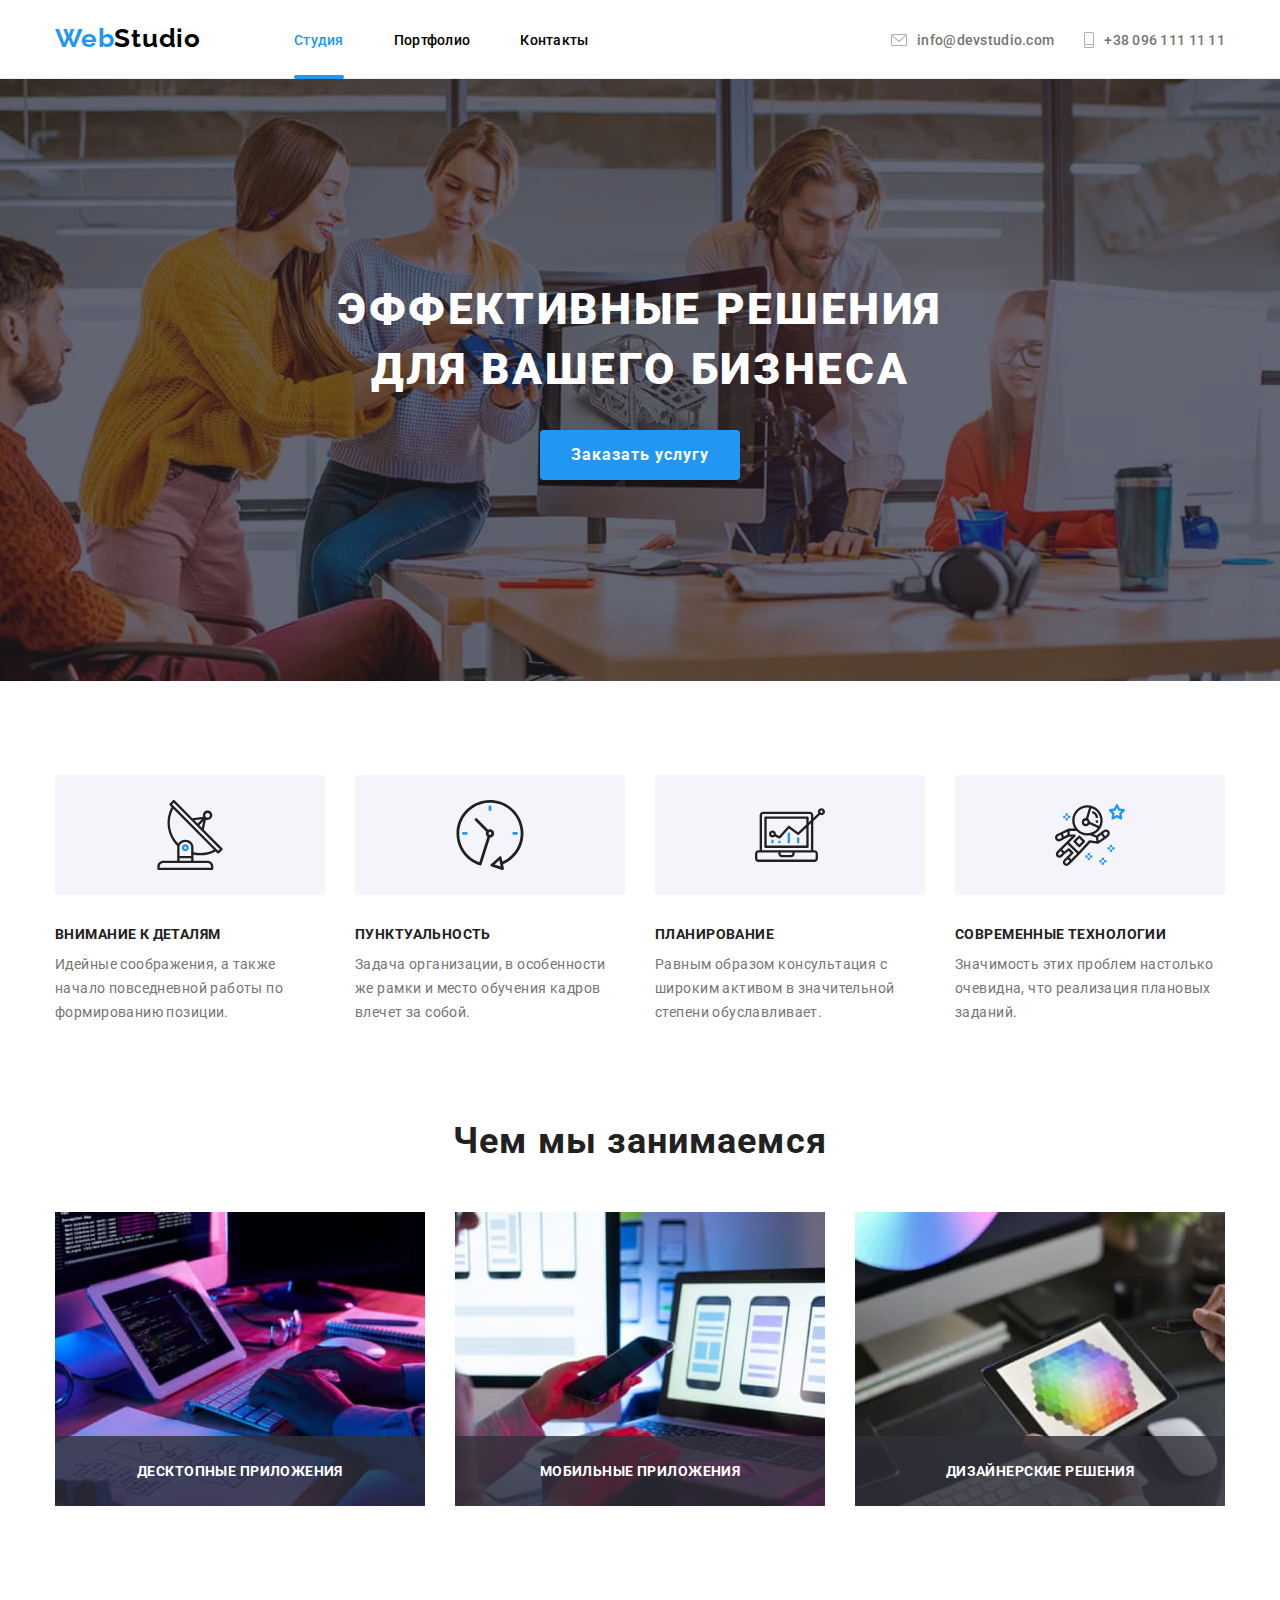
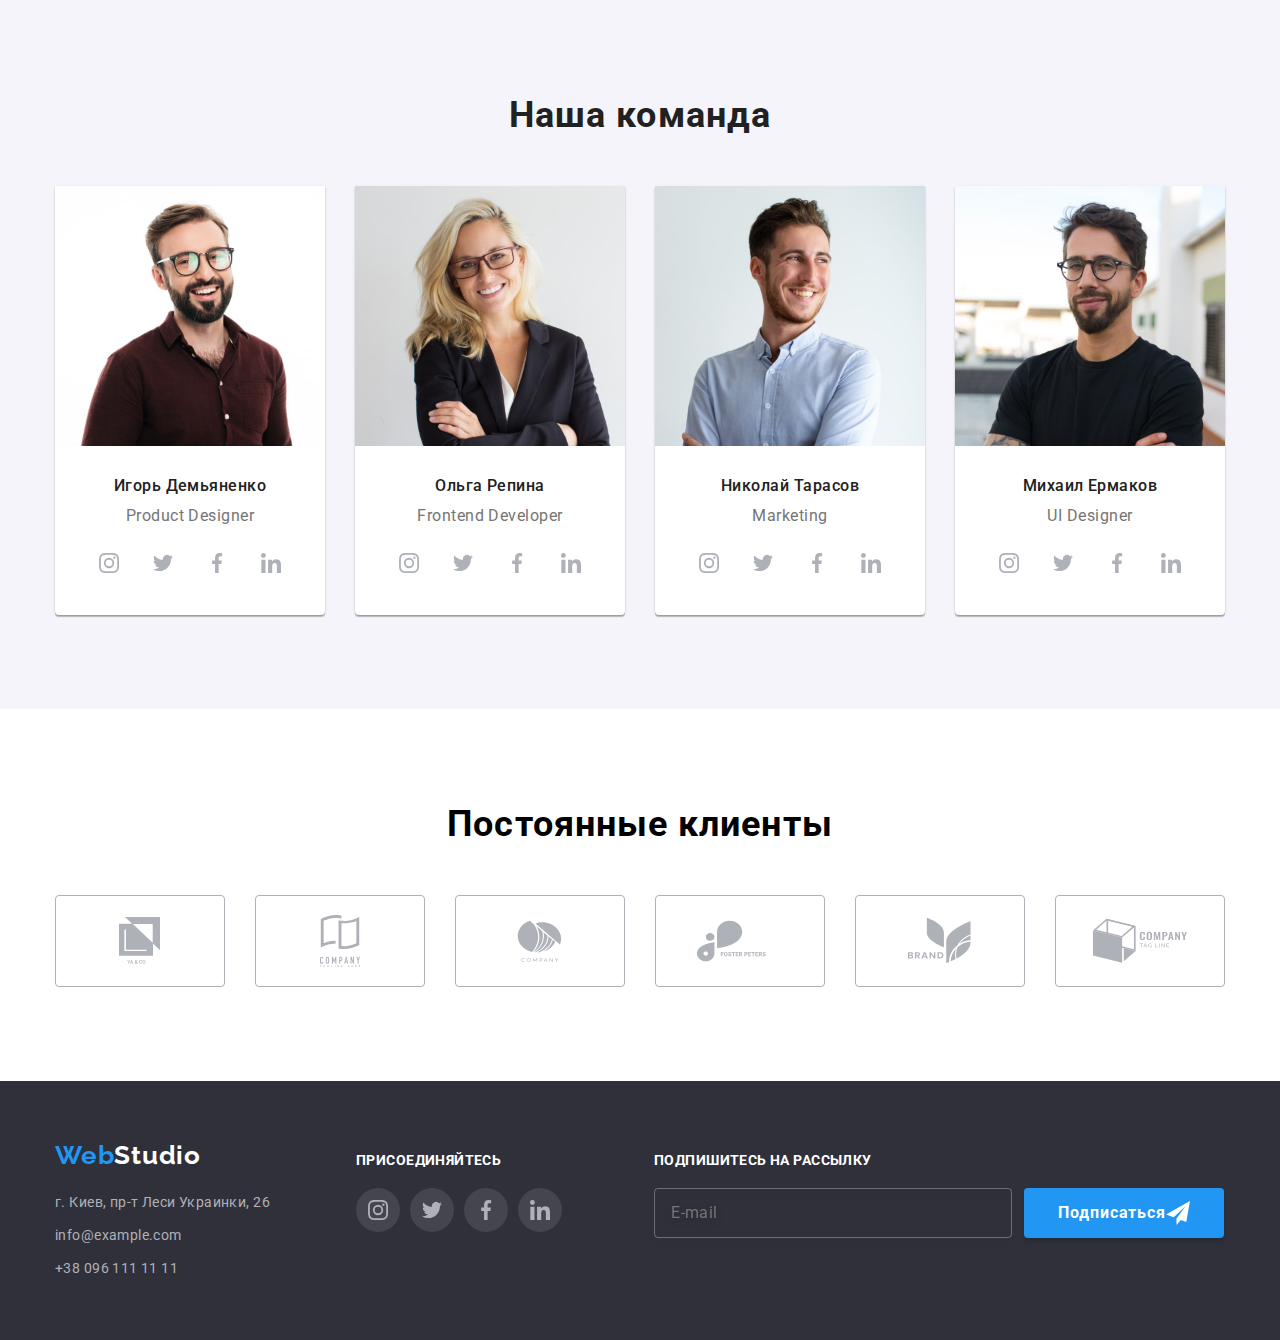
<file: index.html>
<!DOCTYPE html>
<html lang="ru">
<head>
    <meta charset="UTF-8">
    <meta http-equiv="X-UA-Compatible" content="IE=edge">
    <meta name="viewport" content="width=device-width, initial-scale=1.0">    
    <title>Студия</title>
    <link rel="stylesheet" href="https://cdnjs.cloudflare.com/ajax/libs/modern-normalize/1.1.0/modern-normalize.min.css">
    <link rel="preconnect" href="https://fonts.googleapis.com">
    <link rel="preconnect" href="https://fonts.gstatic.com" crossorigin>
    <link href="https://fonts.googleapis.com/css2?family=Raleway:wght@700&family=Roboto:wght@400;500;700;900&display=swap" rel="stylesheet">
    <link rel="stylesheet" href="./css/styles.css">

</head>
<body>
    <div class="wrapper">
        <header class="header">
            <div class="container flex-cont ">
                <a href="./index.html" class="header__logo logo">Web<span>Studio</span></a>                                
                <nav class="header__menu menu">
                    <ul class="menu__list">
                        <li><a href="./index.html" class="menu__link _active">Студия</a></li>
                        <li><a href="./portfolio.html" class="menu__link">Портфолио</a></li>
                        <li><a href="./contacts.html" class="menu__link">Контакты</a></li>
                        </ul>             
                </nav>
                <ul class="header__contacts contacts">
                    <li>
                        <a href="mailto:info@devstudio.com" class="contacts__link">
                            <svg class="icon" width="16" height="12">
                                <use xlink:href="./images/icons.svg#mail"></use>
                            </svg>
                            info@devstudio.com</a>
                    </li>
                    <li>
                        <a href="tel:+380961111111" class="contacts__link">
                            <svg class="icon"  width="10" height="16" >
                                <use xlink:href="./images/icons.svg#phone"></use>
                            </svg>
                            +38 096 111 11 11</a>
                    </li>
                </ul> 
            </div>
        </header>
        <main class="page">
            <section class="banner">
                <div class="container">
                    <h1 class="banner__title">Эффективные решения для вашего бизнеса</h1>
                    <button type="button" class="button banner__order-btn" data-modal-open><span>Заказать услугу</span></button>           
                </div>
            </section>
            <section class="page__respons respons section">                
                <div class="container">
                    <h2 class="respons__title visually-hidden">Работая с нами, вы получаете</h2>
                    <ul class="respons__list">
                        <li class="respons__item item">
                            <div class="item__icon _d-flex">
                                <svg class="icon" width="70" height="70">
                                    <use xlink:href="./images/respons/respons.svg#antena"></use>
                                </svg>
                            </div>
                            <h3>Внимание к деталям</h3>
                            <p>Идейные соображения, а также начало повседневной работы по формированию позиции.</p>
                        </li>
                        <li class="respons__item">
                            <div class="item__icon _d-flex">
                                <svg class="icon" width="70" height="70">
                                    <use xlink:href="./images/respons/respons.svg#clock"></use>
                                </svg>
                            </div>
                            <h3>Пунктуальность</h3>
                            <p>Задача организации, в особенности же рамки и место обучения кадров влечет за собой.</p>
                        </li>
                        <li class="respons__item">
                            <div class="item__icon _d-flex">
                                <svg class="icon" width="70" height="70">
                                    <use xlink:href="./images/respons/respons.svg#diagram"></use>
                                </svg>
                            </div>
                            <h3>Планирование </h3>
                            <p>Равным образом консультация с широким активом в значительной степени обуславливает.</p>
                        </li>
                        <li class="respons__item">
                            <div class="item__icon _d-flex">
                                <svg class="icon" width="70" height="70">
                                    <use xlink:href="./images/respons/respons.svg#astronaut"></use>
                                </svg>
                            </div>
                            <h3>Современные технологии</h3>
                            <p>Значимость этих проблем настолько очевидна, что реализация плановых заданий.</p>
                        </li>
                    </ul>
                </div>
            </section>
            <section class="page__tastks tasks section">
                <div class="container">
                    <h2 class="tasks__title sub-title">Чем мы занимаемся</h2>
                    <ul class="tasks__list">
                        <li class="tasks__item">
                            <img class="_img" src="./images/tasks/create.jpg" alt="Разработка ПО">
                            <p class="label">десктопные приложения</p>
                        </li>
                        <li class="tasks__item">
                            <img class="_img" src="./images/tasks/support.jpg" alt="Поддержка клиентов">
                            <p class="label">мобильные приложения</p>
                        </li>
                        <li class="tasks__item">
                            <img class="_img" src="./images/tasks/design.jpg" alt="Современный дизайн">
                            <p class="label">дизайнерские решения</p>
                        </li>
                    </ul>
                </div>
            </section>
            <section class="page__team team section">
                <div class="container">
                    <h2 class="team__title sub-title">Наша команда</h2>
                    <ul class="team__list">
                        <li class="team__item">
                            <div class="team__img">
                                <img class="_img" src="./images/team/designer.jpg" alt="Designer Игорь Демьяненко" width="270">
                            </div>                            
                            <div class="team__content">
                                <p>Игорь Демьяненко</p>
                                <p lang="en">Product Designer</p>
                            </div> 
                            <div class="team__social social">
                                <ul class="social__list">
                                    <li class="social__link">
                                        <a href="https://instagram.com" target="_blank" rel="noreferrer noopener">
                                            <svg class="icon" width="20" height="20">
                                                <use xlink:href="./images/icons.svg#instagram"></use>
                                            </svg>
                                        </a>
                                    </li>
                                    <li class="social__link">
                                        <a href="https://twitter.com" target="_blank" rel="noreferrer noopener">
                                            <svg class="icon" width="20" height="20">
                                                <use xlink:href="./images/icons.svg#twitter"></use>
                                            </svg>
                                        </a>
                                    </li>
                                    <li class="social__link">
                                        <a href="https://facebook.com" target="_blank" rel="noreferrer noopener">
                                            <svg class="icon" width="20" height="20">
                                                <use xlink:href="./images/icons.svg#facebook"></use>
                                            </svg>
                                        </a>
                                    </li>
                                    <li class="social__link">
                                        <a href="https://linkedin.com" target="_blank" rel="noreferrer noopener">
                                            <svg class="icon" width="20" height="20">
                                                <use xlink:href="./images/icons.svg#linkedin"></use>
                                            </svg>
                                        </a>
                                    </li>
                                </ul>
                            </div>                       
                        </li>
                        <li class="team__item">
                            <div class="team__img">
                                <img class="_img" src="./images/team/developer.jpg" alt="Developer Ольга Репина" width="270">
                            </div>
                            <div class="team__content">
                                <p>Ольга Репина</p>
                                <p lang="en">Frontend Developer</p> 
                            </div>
                            <div class="team__social social">
                                <ul class="social__list">
                                    <li class="social__link">
                                        <a href="https://instagram.com" target="_blank" rel="noreferrer noopener">
                                            <svg class="icon" width="20" height="20">
                                                <use xlink:href="./images/icons.svg#instagram"></use>
                                            </svg>
                                        </a>
                                    </li>
                                    <li class="social__link">
                                        <a href="https://twitter.com" target="_blank" rel="noreferrer noopener">
                                            <svg class="icon" width="20" height="20">
                                                <use xlink:href="./images/icons.svg#twitter"></use>
                                            </svg>
                                        </a>
                                    </li>
                                    <li class="social__link">
                                        <a href="https://facebook.com" target="_blank" rel="noreferrer noopener">
                                            <svg class="icon" width="20" height="20">
                                                <use xlink:href="./images/icons.svg#facebook"></use>
                                            </svg>
                                        </a>
                                    </li>
                                    <li class="social__link">
                                        <a href="https://linkedin.com" target="_blank" rel="noreferrer noopener">
                                            <svg class="icon" width="20" height="20">
                                                <use xlink:href="./images/icons.svg#linkedin"></use>
                                            </svg>
                                        </a>
                                    </li>
                                </ul>
                            </div>                       
                        </li>
                        <li class="team__item">
                            <div class="team__img">
                                <img class="_img" src="./images/team/marketing.jpg" alt="Marketing Николай Тарасов" width="270">
                            </div>
                            <div class="team__content">
                                <p>Николай Тарасов</p> 
                                <p lang="en">Marketing</p> 
                            </div>
                            <div class="team__social social">
                                <ul class="social__list">
                                    <li class="social__link">
                                        <a href="https://instagram.com" target="_blank" rel="noreferrer noopener">
                                            <svg class="icon" width="20" height="20">
                                                <use xlink:href="./images/icons.svg#instagram"></use>
                                            </svg>
                                        </a>
                                    </li>
                                    <li class="social__link">
                                        <a href="https://twitter.com" target="_blank" rel="noreferrer noopener">
                                            <svg class="icon" width="20" height="20">
                                                <use xlink:href="./images/icons.svg#twitter"></use>
                                            </svg>
                                        </a>
                                    </li>
                                    <li class="social__link">
                                        <a href="https://facebook.com" target="_blank" rel="noreferrer noopener">
                                            <svg class="icon" width="20" height="20">
                                                <use xlink:href="./images/icons.svg#facebook"></use>
                                            </svg>
                                        </a>
                                    </li>
                                    <li class="social__link">
                                        <a href="https://linkedin.com" target="_blank" rel="noreferrer noopener">
                                            <svg class="icon" width="20" height="20">
                                                <use xlink:href="./images/icons.svg#linkedin"></use>
                                            </svg>
                                        </a>
                                    </li>
                                </ul>
                            </div>                       
                        </li>
                        <li class="team__item">
                            <div class="team__img">
                                <img class="_img" src="./images/team/uidisigner.jpg" alt="UI Designer Михаил Ермаков" width="270">
                            </div>                            
                            <div class="team__content">
                                <p>Михаил Ермаков</p>
                                <p lang="en">UI Designer</p>  
                            </div>
                            <div class="team__social social">
                                <ul class="social__list">
                                    <li class="social__link">
                                        <a href="https://instagram.com" target="_blank" rel="noreferrer noopener">
                                            <svg class="icon" width="20" height="20">
                                                <use xlink:href="./images/icons.svg#instagram"></use>
                                            </svg>
                                        </a>
                                    </li>
                                    <li class="social__link">
                                        <a href="https://twitter.com" target="_blank" rel="noreferrer noopener">
                                            <svg class="icon" width="20" height="20">
                                                <use xlink:href="./images/icons.svg#twitter"></use>
                                            </svg>
                                        </a>
                                    </li>
                                    <li class="social__link">
                                        <a href="https://facebook.com" target="_blank" rel="noreferrer noopener">
                                            <svg class="icon" width="20" height="20">
                                                <use xlink:href="./images/icons.svg#facebook"></use>
                                            </svg>
                                        </a>
                                    </li>
                                    <li class="social__link">
                                        <a href="https://linkedin.com" target="_blank" rel="noreferrer noopener">
                                            <svg class="icon" width="20" height="20">
                                                <use xlink:href="./images/icons.svg#linkedin"></use>
                                            </svg>
                                        </a>
                                    </li>
                                </ul>
                            </div>                      
                        </li>
                    </ul>
                </div>
            </section>
            <section class="page__clients clients section">
                <div class="container">
                    <h2 class="clients__title">Постоянные клиенты</h2>
                    <ul class="clients__list">
                        <li class="clients__item _d-flex">
                            <a class="clients__link" href="#" target="_blank" rel="noreferrer noopener">
                                <svg class="icon" width="41" height="47">
                                    <use xlink:href="./images/clients/clients.svg#yaco"></use>
                                </svg>
                            </a>
                        </li>
                        <li class="clients__item _d-flex">
                            <a class="clients__link" href="#" target="_blank" rel="noreferrer noopener">
                                <svg class="icon" width="40" height="52">
                                    <use xlink:href="./images/clients/clients.svg#taglinehere"></use>
                                </svg>
                            </a>
                        </li>
                        <li class="clients__item _d-flex">
                            <a class="clients__link" href="#" target="_blank" rel="noreferrer noopener">
                                <svg class="icon" width="45" height="42">
                                    <use xlink:href="./images/clients/clients.svg#company"></use>
                                </svg>
                            </a>
                        </li>
                        <li class="clients__item _d-flex">
                            <a class="clients__link" href="#" target="_blank" rel="noreferrer noopener">
                                <svg class="icon" width="85" height="42">
                                    <use xlink:href="./images/clients/clients.svg#foster"></use>
                                </svg>
                            </a>
                        </li>
                        <li class="clients__item _d-flex">
                            <a class="clients__link" href="#" target="_blank" rel="noreferrer noopener">
                                <svg class="icon"width="63" height="47">
                                    <use xlink:href="./images/clients/clients.svg#brand"></use>
                                </svg>
                            </a>
                        </li>
                        <li class="clients__item _d-flex">
                            <a class="clients__link" href="#" target="_blank" rel="noreferrer noopener">
                                <svg class="icon" width="94" height="45">
                                    <use xlink:href="./images/clients/clients.svg#comptag"></use>
                                </svg>
                            </a>
                        </li>
                    </ul>
                </div>
            </section>
        </main>
        <footer class="footer">
            <div class="container">
                <div class="footer_row">
                    <address class="footer__contacts f-contacts">
                        <a href="./index.html" class="footer__logo logo">Web<span>Studio</span></a>
                        <ul class="f-contacts__list">
                            <li><a class="f-contacts__link" href="https://goo.gl/maps/Z7a2orzkB7U8Lw847" target="_blank" rel="noreferrer noopener">г. Киев, пр-т Леси Украинки, 26</a></li>
                            <li><a class="f-contacts__link" href="mailto:info@example.com">info@example.com</a></li>
                            <li><a class="f-contacts__link" href="tel:+380961111111">+38 096 111 11 11</a></li>
                        </ul>               
                    </address>
                    <div class="footer__social social">
                        <h3 class="social__title">присоединяйтесь</h3>
                        <ul class="social__list">
                            <li class="social__link">
                                <a href="">
                                    <svg class="icon" width="20" height="20">
                                        <use xlink:href="./images/icons.svg#instagram"></use>
                                    </svg>
                                </a>
                            </li>
                            <li class="social__link">
                                <a href="">
                                    <svg class="icon" width="20" height="20">
                                        <use xlink:href="./images/icons.svg#twitter"></use>
                                    </svg>
                                </a>
                            </li>
                            <li class="social__link">
                                <a href="">
                                    <svg class="icon" width="20" height="20">
                                        <use xlink:href="./images/icons.svg#facebook"></use>
                                    </svg>
                                </a>
                            </li>
                            <li class="social__link">
                                <a href="">
                                    <svg class="icon" width="20" height="20">
                                        <use xlink:href="./images/icons.svg#linkedin"></use>
                                    </svg>
                                </a>
                            </li>
                        </ul>
                    </div>
                    <div class="footer__form">
                        <h3 class="f-form__title">Подпишитесь на рассылку</h3>
                        <form action="#" class="f-form _d-flex">
                            <label class="form__field">
                                <input type="mail" class="  f-input" name="mail" placeholder="E-mail"/>
                                <!-- <span class="form__label">Подпишитесь на рассылку</span> -->
                            </label>
                            <button type="submit" class=" button f-form__btn">                             
                                <span>Подписаться</span>
                                <span class="f-form__icon _d-flex">
                                    <svg class="btn-icon" width="24" height="24">
                                        <use href="./images/send.svg#send"></use>
                                    </svg>
                                </span>
                            </button>
                        </form>                         
                    </div>
                </div>
            </div>            
        </footer>
    </div>

    <div class="_backdrop _is-hidden" data-modal>
        <div class="modal__order">
            <div class="modal_container">
                <form class="modal__form form">
                    <p class="modal__title">Оставьте свои данные, мы вам перезвоним</p>
                    <ul class="form__list">
                        <li class="form__item">
                            <label class="form__field">
                                <input type="text" class="form__input" name="name" placeholder=" " autocomplete="off"/>
                                <span class="form__label">Имя</span>
                                <span class="form__icon">
                                    <svg class="field-icon" width="18" height="18">
                                        <use href="./images/modal.svg#modal-person"></use>
                                    </svg>
                                </span>
                            </label>
                        </li>
                        <li class="form__item">
                            <label class="form__field">
                                <input type="tel" class="form__input" name="tel" placeholder=" " autocomplete="off"/>
                                <span class="form__label">Телефон</span>
                                <span class="form__icon">
                                    <svg class="field-icon" width="18" height="18">
                                        <use href="./images/modal.svg#modal-phone"> </use>
                                    </svg>
                                </span>
                            </label>
                        </li>
                        <li class="form__item">
                            <label class="form__field">
                                <input type="email" class="form__input" name="email" placeholder=" " autocomplete="off"/>
                                <span class="form__label">Почта</span>
                                <span class="form__icon">
                                    <svg class="field-icon" width="18" height="18">
                                        <use href="./images/modal.svg#modal-email"> </use>
                                    </svg>
                                </span>
                            </label>
                        </li>
                        <li class="form__item form-comment">
                            <label class="form__field">
                                <textarea class="comment" name="comment" rows="7"
                                    placeholder="Введите текст"></textarea>
                                <span class="form__label">Комментарий</span>
                            </label>
                        </li>
                        <li class="form__item _d-flex">
                            <label class="form__field--checkbox">
                                <input type="checkbox" class="modal__checkbox visually-hidden"/>
                                <span class="form__label--checkbox">Соглашаюсь с рассылкой и принимаю</span> 
                                <a href="/" class="checkbox-link"> Условия договора</a>
                            </label>
                        </li>
                    </ul>
                    <button type="submit" class="button form__submit-btn" disabled>Отправить</button>
                </form>
            </div>           
            <button type="button" class="btn-close _d-flex" data-modal-close>
                <svg class="icon"  width="11" height="11">
                    <use xlink:href="./images/control/controls.svg#close"></use>
                </svg>
            </button>                      
        </div>
    </div> 
<script src="./js/script.js"></script>
</body>
</html>
</file>
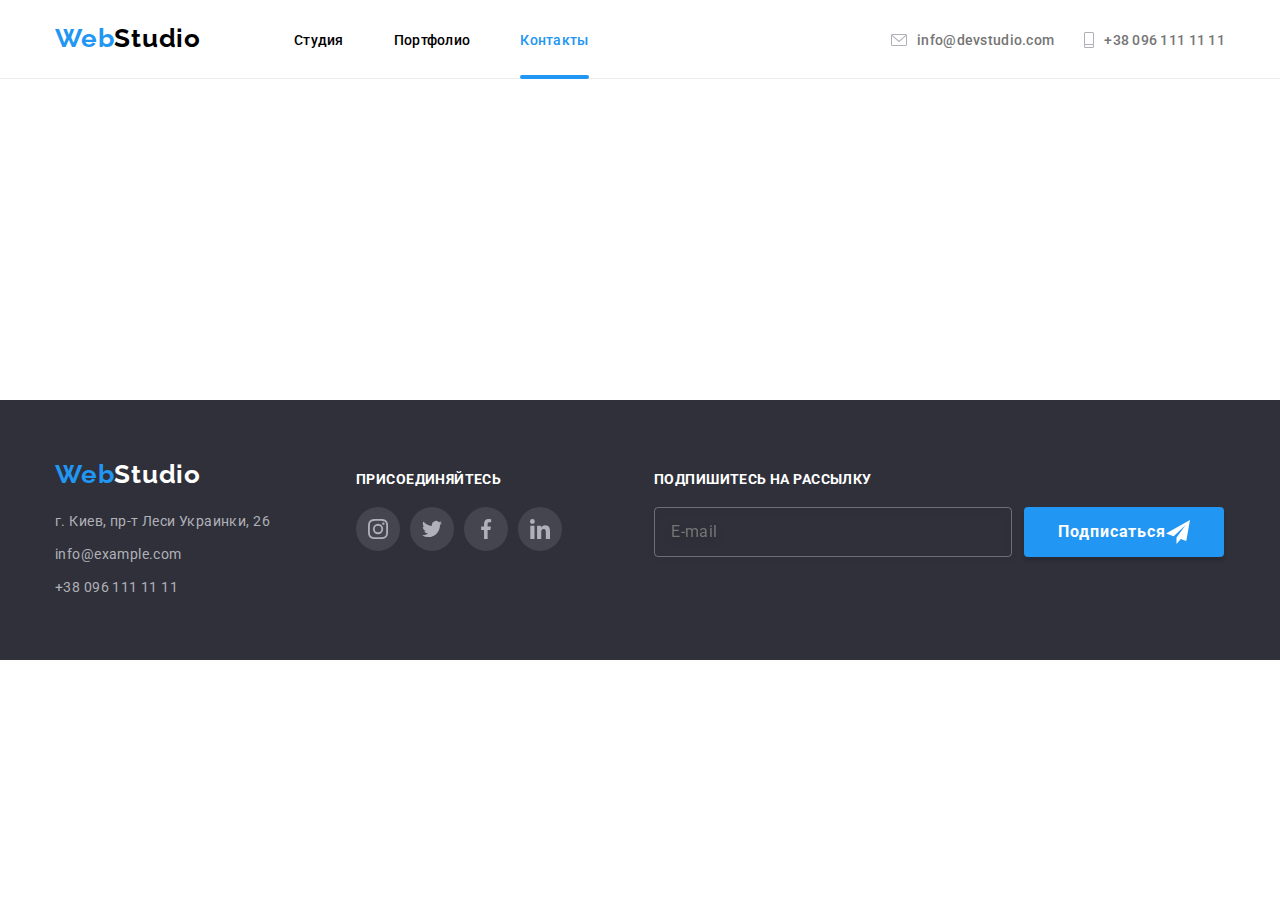
<file: contacts.html>
<!DOCTYPE html>
<html lang="ru">
<head>
    <meta charset="UTF-8">
    <meta http-equiv="X-UA-Compatible" content="IE=edge">
    <meta name="viewport" content="width=device-width, initial-scale=1.0">    
    <title>Студия</title>
    <link rel="stylesheet" href="https://cdnjs.cloudflare.com/ajax/libs/modern-normalize/1.1.0/modern-normalize.min.css">
    <link rel="preconnect" href="https://fonts.googleapis.com">
    <link rel="preconnect" href="https://fonts.gstatic.com" crossorigin>
    <link href="https://fonts.googleapis.com/css2?family=Raleway:wght@700&family=Roboto:wght@400;500;700;900&display=swap" rel="stylesheet">
    <link rel="stylesheet" href="./css/styles.css">

</head>
<body>
    <div class="wrapper">
        <header class="header">
            <div class="container flex-cont ">
                <a href="./index.html" class="header__logo logo">Web<span>Studio</span></a>                                
                <nav class="header__menu menu">
                    <ul class="menu__list">
                        <li><a href="./index.html" class="menu__link">Студия</a></li>
                        <li><a href="./portfolio.html" class="menu__link">Портфолио</a></li>
                        <li><a href="./contacts.html" class="menu__link _active">Контакты</a></li>
                        </ul>             
                </nav>
                <ul class="header__contacts contacts">
                    <li>
                        <a href="mailto:info@devstudio.com" class="contacts__link">
                            <svg class="icon" width="16" height="12">
                                <use xlink:href="./images/icons.svg#mail"></use>
                            </svg>
                            info@devstudio.com</a>
                    </li>
                    <li>
                        <a href="tel:+380961111111" class="contacts__link">
                            <svg class="icon"  width="10" height="16" >
                                <use xlink:href="./images/icons.svg#phone"></use>
                            </svg>
                            +38 096 111 11 11</a>
                    </li>
                </ul> 
            </div>
        </header>
        <section class="our-contacts"></section>
        <footer class="footer">
            <div class="container">
                <div class="footer_row">
                    <address class="footer__contacts f-contacts">
                        <a href="./index.html" class="footer__logo logo">Web<span>Studio</span></a>
                        <ul class="f-contacts__list">
                            <li><a class="f-contacts__link" href="https://goo.gl/maps/Z7a2orzkB7U8Lw847" target="_blank" rel="noreferrer noopener">г. Киев, пр-т Леси Украинки, 26</a></li>
                            <li><a class="f-contacts__link" href="mailto:info@example.com">info@example.com</a></li>
                            <li><a class="f-contacts__link" href="tel:+380961111111">+38 096 111 11 11</a></li>
                        </ul>               
                    </address>
                    <div class="footer__social social">
                        <h3 class="social__title">присоединяйтесь</h3>
                        <ul class="social__list">
                            <li class="social__link">
                                <a href="">
                                    <svg class="icon" width="20" height="20">
                                        <use xlink:href="./images/icons.svg#instagram"></use>
                                    </svg>
                                </a>
                            </li>
                            <li class="social__link">
                                <a href="">
                                    <svg class="icon" width="20" height="20">
                                        <use xlink:href="./images/icons.svg#twitter"></use>
                                    </svg>
                                </a>
                            </li>
                            <li class="social__link">
                                <a href="">
                                    <svg class="icon" width="20" height="20">
                                        <use xlink:href="./images/icons.svg#facebook"></use>
                                    </svg>
                                </a>
                            </li>
                            <li class="social__link">
                                <a href="">
                                    <svg class="icon" width="20" height="20">
                                        <use xlink:href="./images/icons.svg#linkedin"></use>
                                    </svg>
                                </a>
                            </li>
                        </ul>
                    </div>
                    <div class="footer__form">
                        <h3 class="f-form__title">Подпишитесь на рассылку</h3>
                        <form action="#" class="f-form _d-flex">
                            <label class="form__field">
                                <input type="mail" class="  f-input" name="mail" placeholder="E-mail"/>
                                <!-- <span class="form__label">Подпишитесь на рассылку</span> -->
                            </label>
                            <button type="submit" class=" button f-form__btn">                             
                                <span>Подписаться</span>
                                <span class="f-form__icon _d-flex">
                                    <svg class="btn-icon" width="24" height="24">
                                        <use href="./images/send.svg#send"></use>
                                    </svg>
                                </span>
                            </button>
                        </form>                         
                    </div>
                </div>
            </div>            
        </footer>
    </div>
<script src="./js/script.js"></script>
</body>
</html>
</file>
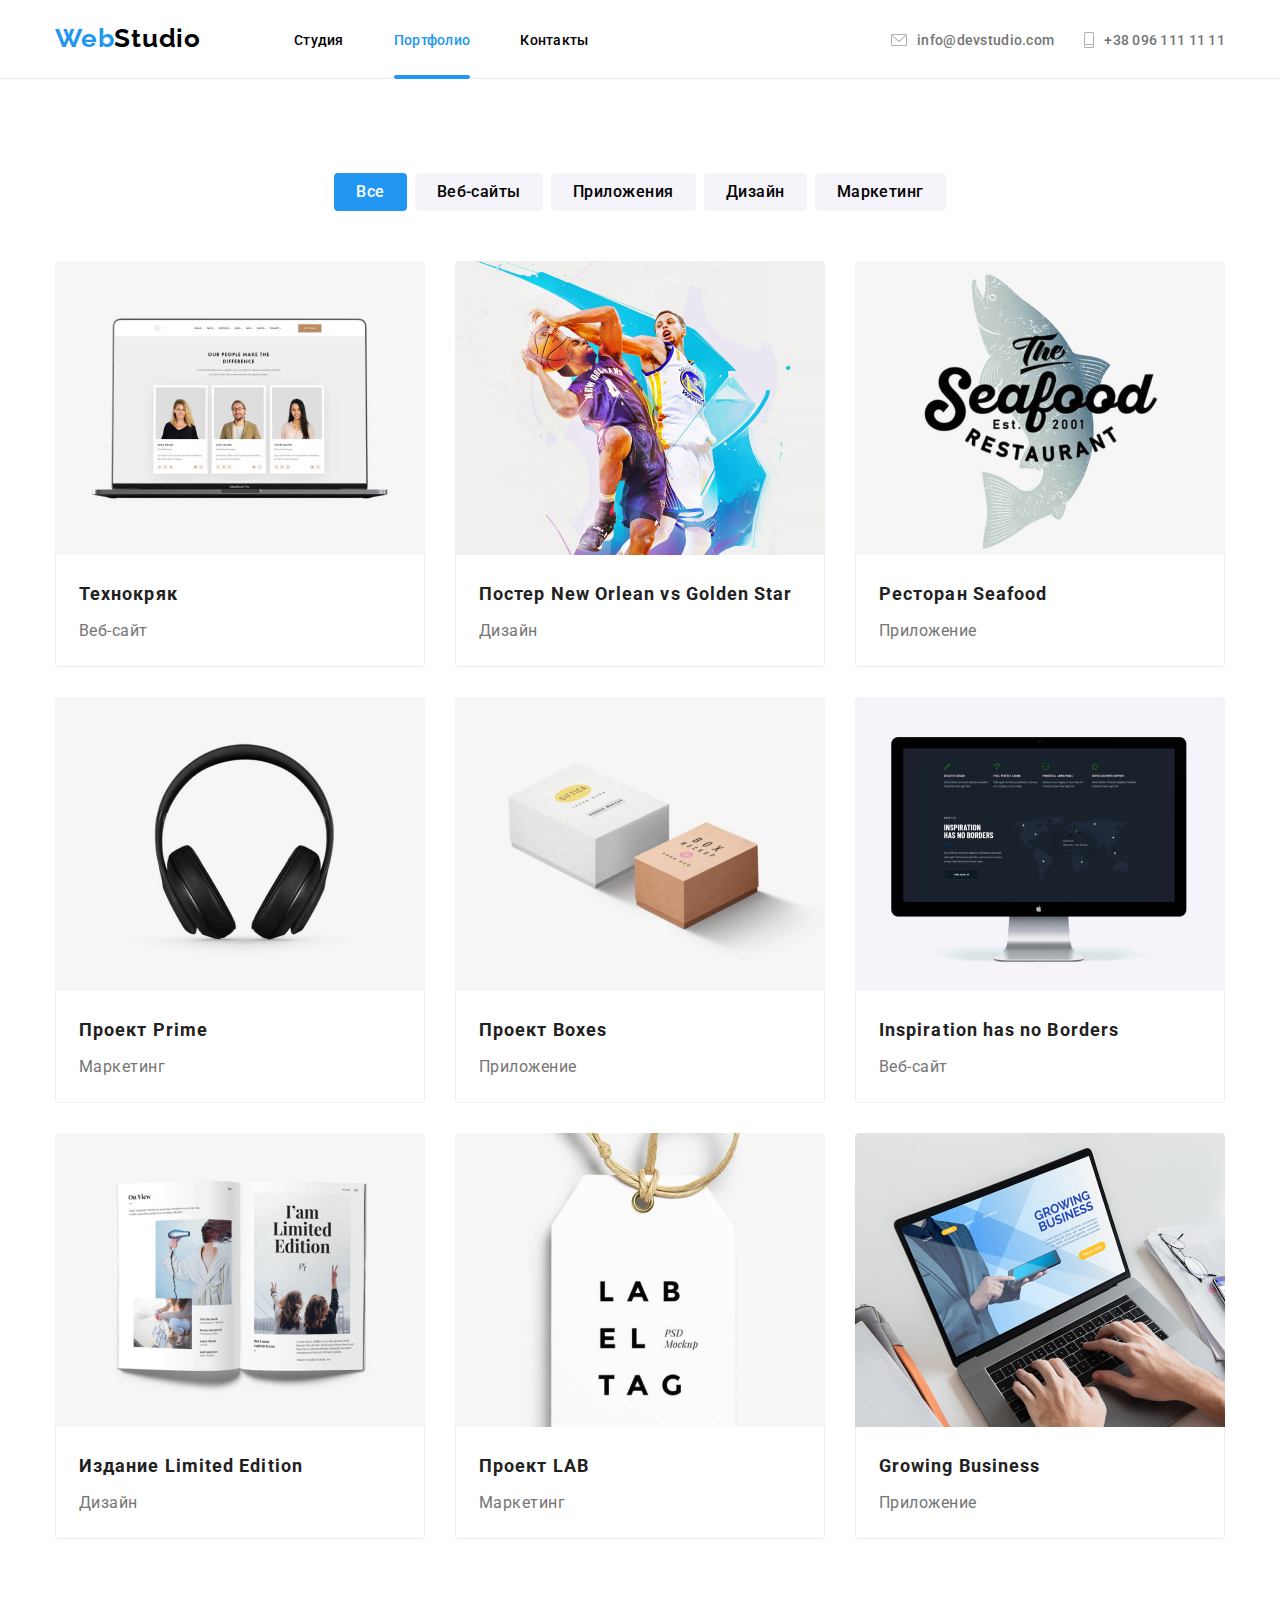
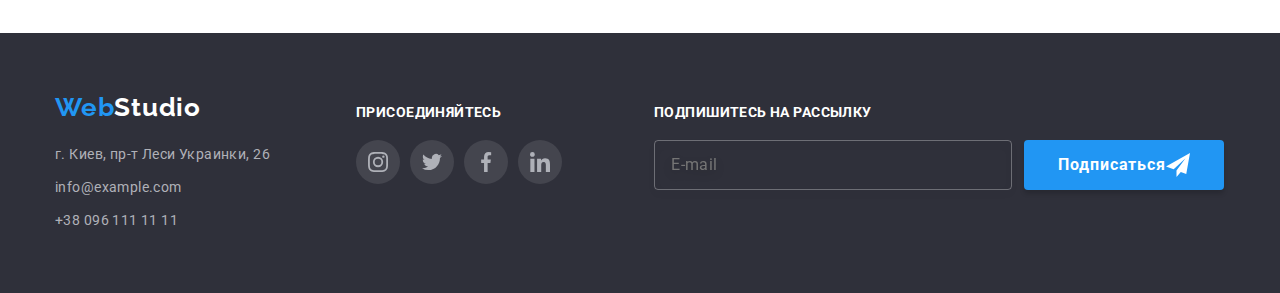
<file: portfolio.html>
<!DOCTYPE html>
<html lang="en">
<head>
    <meta charset="UTF-8">
    <meta http-equiv="X-UA-Compatible" content="IE=edge">
    <meta name="viewport" content="width=device-width, initial-scale=1.0">
    <link rel="stylesheet" href="https://cdnjs.cloudflare.com/ajax/libs/modern-normalize/1.1.0/modern-normalize.min.css">
    <title>Студия</title>
    <link rel="preconnect" href="https://fonts.googleapis.com">
    <link rel="preconnect" href="https://fonts.gstatic.com" crossorigin>
    <link href="https://fonts.googleapis.com/css2?family=Raleway:wght@700&family=Roboto:wght@400;500;700;900&display=swap" rel="stylesheet">
    <link rel="stylesheet" href="./css/styles.css">
</head>
<body>
    <div class="wrapper">
        <header class="header">
            <div class="container flex-cont ">
                <a href="./index.html" class="header__logo logo">Web<span>Studio</span></a>                                
                <nav class="header__menu menu">
                    <ul class="menu__list">
                        <li><a href="./index.html" class="menu__link">Студия</a></li>
                        <li><a href="./portfolio.html" class="menu__link _active">Портфолио</a></li>
                        <li><a href="./contacts.html" class="menu__link">Контакты</a></li>
                        </ul>             
                </nav>
                <ul class="header__contacts contacts">
                    <li>
                        <a href="mailto:info@devstudio.com" class="contacts__link">
                            <svg class="icon" width="16" height="12">
                                <use xlink:href="./images/icons.svg#mail"></use>
                            </svg>
                            info@devstudio.com</a>
                    </li>
                    <li>
                        <a href="tel:+380961111111" class="contacts__link">  
                            <svg class="icon"  width="10" height="16" >
                                <use xlink:href="./images/icons.svg#phone"></use>
                            </svg>
                            +38 096 111 11 11</a>
                    </li>
                </ul> 
            </div>
        </header>
        <main class="page">
            <section class="page__portfolio portfolio section">
                <div class="container">
                    <h1 class="portfolio__title visually-hidden">Портфолио наших работ</h1>
                    <ul class="portfolio__filter filter">
                        <li><button type="button" class="filter__btn active">Все</button></li>
                        <li><button type="button" class="filter__btn">Веб-сайты</button></li>
                        <li><button type="button" class="filter__btn">Приложения</button></li>
                        <li><button type="button" class="filter__btn">Дизайн</button></li>
                        <li><button type="button" class="filter__btn">Маркетинг</button></li>
                    </ul>
                    <ul class="portfolio__list">
                        <li class="portfolio__item item">
                            <a class="item__card" href="#">
                                <div class="item__img _overlay">
                                    <img class="_img" src="./images/portfolio/tekhnokryak.jpg" alt="Веб-сайт Технокряк">
                                    <p class="item__text-overlay">Технокряк это современная площадка распространения коронавируса. Компании используют эту платформу для цифрового шпионажа и атак на защищённые сервера конкурентов.</p>
                                </div>
                                <div class="item__content">
                                    <h4 class="item__title">Технокряк</h4>
                                    <p class="item__group">Веб-сайт</p>
                                </div>
                            </a>
                        </li>
                        <li class="portfolio__item item">
                            <a class="item__card" href="#">
                                <div class="item__img _overlay">
                                    <img class="_img" src="./images/portfolio/neworleanvsgoldenstar.jpg" alt="Дизайн New Orlean vs Golden Star">
                                    <p class="item__text-overlay">Технокряк это современная площадка распространения коронавируса. Компании используют эту платформу для цифрового шпионажа и атак на защищённые сервера конкурентов.</p>
                                </div>
                                <div class="item__content">
                                    <h4 class="item__title">Постер New Orlean vs Golden Star</h4>
                                    <p class="item__group">Дизайн</p>
                                </div>
                            </a>
                        </li>
                        <li class="portfolio__item item">
                            <a class="item__card">
                                <div class="item__img _overlay">
                                    <img class="_img" src="./images/portfolio/deafood.jpg" alt="Приложение Ресторан Seafood" >
                                    <p class="item__text-overlay">Технокряк это современная площадка распространения коронавируса. Компании используют эту платформу для цифрового шпионажа и атак на защищённые сервера конкурентов.</p>
                                </div>
                                <div class="item__content">
                                    <h4 class="item__title">Ресторан Seafood</h4>
                                    <p class="item__group">Приложение</p>
                                </div>
                            </a>
                        </li>
                        <li class="portfolio__item item">
                            <a class="item__card">
                                <div class="item__img _overlay">
                                    <img class="_img" src="./images/portfolio/prime.jpg" alt="маркетинг Prime" >
                                                                    <p class="item__text-overlay">Технокряк это современная площадка распространения коронавируса. Компании используют эту платформу для цифрового шпионажа и атак на защищённые сервера конкурентов.</p>
                                </div>
                                <div class="item__content">
                                    <h4 class="item__title">Проект Prime</h4>
                                    <p class="item__group">Маркетинг</p>
                                </div>
                            </a>
                        </li>
                        <li class="portfolio__item item">
                            <a class="item__card">
                                <div class="item__img _overlay">
                                    <img class="_img" src="./images/portfolio/boxes.jpg" alt="Приложение Проект Boxes" >
                                                                    <p class="item__text-overlay">Технокряк это современная площадка распространения коронавируса. Компании используют эту платформу для цифрового шпионажа и атак на защищённые сервера конкурентов.</p>
                                </div>
                                <div class="item__content">
                                    <h4 class="item__title">Проект Boxes</h4>
                                    <p class="item__group">Приложение</p>
                                </div>
                            </a>
                        </li>
                        <li class="portfolio__item item">
                            <a class="item__card" href="#">
                                <div class="item__img _overlay">
                                    <img class="_img" src="./images/portfolio/inspirations.jpg" alt="Веб-сайт Inspiration has no Borders" >
                                                                    <p class="item__text-overlay">Технокряк это современная площадка распространения коронавируса. Компании используют эту платформу для цифрового шпионажа и атак на защищённые сервера конкурентов.</p>
                                </div>
                                <div class="item__content">
                                    <h4 class="item__title">Inspiration has no Borders</h4>
                                    <p class="item__group">Веб-сайт</p>
                                </div>
                            </a>
                        </li>
                        <li class="portfolio__item item">
                            <a class="item__card" href="#">
                                <div class="item__img _overlay">
                                    <img class="_img" src="./images/portfolio/limitededition.jpg" alt="Дизайн Издание Limited Edition">
                                                                    <p class="item__text-overlay">Технокряк это современная площадка распространения коронавируса. Компании используют эту платформу для цифрового шпионажа и атак на защищённые сервера конкурентов.</p>
                                </div>
                                <div class="item__content">
                                    <h4 class="item__title">Издание Limited Edition</h4>
                                    <p class="item__group">Дизайн</p>
                                </div>
                            </a>
                        </li>
                        <li class="portfolio__item item">
                            <a class="item__card" href="#">
                                <div class="item__img _overlay">
                                    <img class="_img" src="./images/portfolio/projectlab.jpg" alt=" Маркетинг Проект LAB">
                                                                    <p class="item__text-overlay">Технокряк это современная площадка распространения коронавируса. Компании используют эту платформу для цифрового шпионажа и атак на защищённые сервера конкурентов.</p>
                                </div>
                                <div class="item__content">
                                    <h4 class="item__title">Проект LAB</h4>
                                    <p class="item__group">Маркетинг</p>
                                </div>
                            </a>
                        </li>
                        <li class="portfolio__item item">
                            <a class="item__card" href="#">
                                <div class="item__img _overlay">
                                    <img class="_img" src="./images/portfolio/growingbusiness.jpg" alt="приложение Growing Business" > 
                                                                    <p class="item__text-overlay">Технокряк это современная площадка распространения коронавируса. Компании используют эту платформу для цифрового шпионажа и атак на защищённые сервера конкурентов.</p>
                                </div>
                                <div class="item__content">
                                    <h4 class="item__title">Growing Business</h4>
                                    <p class="item__group">Приложение</p>
                                </div>
                            </a>
                        </li>
                    </ul> 
                </div>             
            </section>
        </main>
        <footer class="footer">
            <div class="container">
                <div class="footer_row">
                    <address class="footer__contacts f-contacts">
                        <a href="./index.html" class="footer__logo logo">Web<span>Studio</span></a>
                        <ul class="f-contacts__list">
                            <li><a class="f-contacts__link" href="https://goo.gl/maps/Z7a2orzkB7U8Lw847" target="_blank" rel="noreferrer noopener">г. Киев, пр-т Леси Украинки, 26</a></li>
                            <li><a class="f-contacts__link" href="mailto:info@example.com">info@example.com</a></li>
                            <li><a class="f-contacts__link" href="tel:+380961111111">+38 096 111 11 11</a></li>
                        </ul>               
                    </address>
                    <div class="footer__social social">
                        <h3 class="social__title">присоединяйтесь</h3>
                        <ul class="social__list">
                            <li class="social__link">
                                <a href="">
                                    <svg class="icon" width="20" height="20">
                                        <use xlink:href="./images/icons.svg#instagram"></use>
                                    </svg>
                                </a>
                            </li>
                            <li class="social__link">
                                <a href="">
                                    <svg class="icon" width="20" height="20">
                                        <use xlink:href="./images/icons.svg#twitter"></use>
                                    </svg>
                                </a>
                            </li>
                            <li class="social__link">
                                <a href="">
                                    <svg class="icon" width="20" height="20">
                                        <use xlink:href="./images/icons.svg#facebook"></use>
                                    </svg>
                                </a>
                            </li>
                            <li class="social__link">
                                <a href="">
                                    <svg class="icon" width="20" height="20">
                                        <use xlink:href="./images/icons.svg#linkedin"></use>
                                    </svg>
                                </a>
                            </li>
                        </ul>
                    </div>
                    <div class="footer__form">
                        <h3 class="f-form__title">Подпишитесь на рассылку</h3>
                        <form action="#" class="f-form _d-flex">
                            <label class="form__field">
                                <input type="mail" class="  f-input" name="mail" placeholder="E-mail"/>
                                <!-- <span class="form__label">Подпишитесь на рассылку</span> -->
                            </label>
                            <button type="submit" class=" button f-form__btn">                             
                                <span>Подписаться</span>
                                <span class="f-form__icon _d-flex">
                                    <svg class="btn-icon" width="24" height="24">
                                        <use href="./images/send.svg#send"></use>
                                    </svg>
                                </span>
                            </button>
                        </form>                         
                    </div>
                </div>
            </div>            
        </footer>
    </div>
    <script src="./js/script.js"></script>    
</body>
</html>
</file>
<file: css/styles.css>
:root {
  --main-bg-color: #ffff;
  --banner-bg-color: #2f303a;
  --team-bg-color: #f5f4fa;
  --footer-bg-color: #2f303a;
  --action-color: #2196f3;
  --section-title-color: #212121;
  --common-text-color: #757575;
  --social--link--color: #afb1b8;

  --card-set-gap: 30px;
  --card-respons-set-gap: 30px;
  --modal-shadow: 0px 1px 3px rgba(0, 0, 0, 0.12), 0px 1px 1px rgba(0, 0, 0, 0.14), 0px 2px 1px rgba(0, 0, 0, 0.2);
  --card-shadow: 0px 1px 1px rgba(0, 0, 0, 0.12), 0px 4px 4px rgba(0, 0, 0, 0.06), 1px 4px 6px rgba(0, 0, 0, 0.16);
  --btn-shadow: 0px 3px 1px rgba(0, 0, 0, 0.1), 0px 1px 2px rgba(0, 0, 0, 0.08), 0px 2px 2px rgba(0, 0, 0, 0.12);
}

body {
  max-width: 100%;
  overflow-x: hidden;
  margin: 0;
  padding: 0;
  font-family: "Roboto", sans-serif;
  font-style: normal;
  font-weight: normal;
  background-color: var(--main-bg-color);
  color: var(--common-text-color);
}

h1,
h2,
h3,
h4,
h5,
h6,
p,
ul,
li,
button {
  margin: 0;
  padding: 0;
}
*::after,
*::before {
  box-sizing: inherit;
}
._img,
.icon {
  display: block;
  max-width: 100%;
  height: auto;
  fill: var(--social--link--color);
  transition: fill 250ms cubic-bezier(0.4, 0, 0.2, 1);
}
._d-flex {
  display: flex;
  justify-content: center;
  text-align: center;
  align-items: center;
}
._backdrop {
  position: fixed;
  top: 0;
  left: 0;
  z-index: 1;
  width: 100%;
  height: 100%;
  background: rgba(0, 0, 0, 0.2);
  transition: opacity 0.2s;
}
._is-hidden {
  opacity: 0;
  pointer-events: none;
}
/* ._hidden {
} */
.visually-hidden {
  position: absolute;
  width: 1px;
  height: 1px;
  margin: -1px;
  padding: 0;
  overflow: hidden;
  border: 0;
  clip: rect(0 0 0 0);
}
li {
  list-style-type: none;
}
a,
address {
  text-decoration: none;
  display: block;
}

/* CONTAINER */
.container {
  width: 1200px;
  padding-left: 15px;
  padding-right: 15px;

  margin-left: auto;
  margin-right: auto;
}
.section {
  padding: 94px 0;
}

/*=========TITLE=============*/
/* H1 */
h1 {
  font-weight: 900;
  font-size: 44px;
  color: #ffff;
  text-align: center;
  letter-spacing: 0.06em;
  line-height: 1.36;
  text-transform: uppercase;
}
/* H2 */
.sub-title {
  text-align: center;
  font-weight: bold;
  font-size: 36px;
  line-height: calc(42 / 36);
  letter-spacing: 0.03em;
  color: var(--section-title-color);
}
/* H3 */
h3 {
  font-weight: bold;
  font-size: 14px;
  line-height: 1.143;
  letter-spacing: 0.03em;
  text-transform: uppercase;
  color: var(--section-title-color);
}
.flex-cont {
  display: flex;
  align-items: center;
}
/* LOGO */
.logo {
  display: block;
  font-family: "Raleway";
  font-style: normal;
  font-weight: bold;
  font-size: 26px;
  color: #2196f3;
  letter-spacing: 0.03em;
}
/*====HEADER=========*/
.header {
  position: fixed;
  width: 100%;
  top: 0;
  left: 0;
  z-index: 1;
  border-bottom: 1px solid #ececec;
  background-color: #ffff;
}
.header__logo {
  margin-right: 93px;
}
.header__logo span {
  color: #000;
}
.header__logo:focus {
  outline-color: var(--action-color);
}
.menu__list {
  display: flex;
}
.menu__list li {
  font-weight: 500;
  font-size: 14px;
  letter-spacing: 0.02em;
  color: #000;
  cursor: pointer;
}
.menu__link {
  position: relative;
  display: block;
  padding: 32px 0 30px 0;
  font-weight: 500;
  font-size: 14px;
  letter-spacing: 0.02em;
  color: #000;
  cursor: pointer;
  transition: color 250ms cubic-bezier(0.4, 0, 0.2, 1);
}
._active.menu__link::after {
  position: absolute;
  content: "";
  display: block;
  background-color: var(--action-color);
  height: 4px;
  width: 100%;
  border-radius: 2px;
  margin-top: 27px;
}
._active {
  color: var(--action-color);
}
.menu__link:hover {
  color: var(--action-color);
}
.menu__link:focus {
  outline-color: var(--action-color);
  color: var(--action-color);
}

.menu__list li + li {
  margin-left: 50px;
}

.header__contacts {
  display: flex;
  margin-left: auto;
}
.header__contacts li + li {
  margin-left: 20px;
}
.header__contacts li {
  display: flex;
  align-items: center;
}
.header__contacts li a {
  margin-left: 10px;
}
.contacts__link {
  display: flex;
  font-weight: 500;
  font-size: 14px;
  letter-spacing: 0.02em;
  line-height: calc(16 / 14);
  text-decoration: none;
  color: #757575;
  padding-top: 2px;
  transition: color 250ms cubic-bezier(0.4, 0, 0.2, 1);
}
.contacts__link a {
  margin-left: 10px;
}
.contacts__link svg {
  margin-right: 10px;
}
.header__contacts .contacts__link:hover {
  color: var(--action-color);
  outline-color: var(--action-color);
}
.header__contacts .contacts__link:focus {
  color: var(--action-color);
  outline-color: var(--action-color);
}
.header__contacts .contacts__link:hover .icon {
  fill: var(--action-color);
}
.header__contacts .contacts__link:focus .icon {
  fill: var(--action-color);
}

/*=========BANNER===========*/
.banner {
  margin: 0 auto;
  background-color: var(--banner-bg-color);
  background-image: linear-gradient(rgba(47, 48, 58, 0.4), rgba(47, 48, 58, 0.4)), url("../images/background.jpg");
  background-repeat: no-repeat;
  background-position: center;
  background-size: cover;
  padding: 201px 0;
  text-align: center;
}
.banner__title {
  padding: 0 23%;
  margin: 0 0 30px 0;
}
.button {
  width: 200px;
  height: 50px;
  text-align: center;
  background: var(--action-color);
  color: #ffff;
  font-weight: bold;
  font-size: 16px;
  box-shadow: 0px 4px 4px rgba(0, 0, 0, 0.15);
  border-radius: 4px;
  letter-spacing: 0.06em;
  line-height: calc(30 / 16);
  outline: none;
  cursor: pointer;
  border: inherit;
}
/* Modal window */
.modal__order {
  position: fixed;
  top: 50%;
  left: 50%;
  transform: translate(-50%, -50%);
  width: 528px;
  height: 581px;
  background: #ffffff;
  box-shadow: var(--modal-shadow);
  border-radius: 4px;
  padding: 40px 40px;
}
.modal_container {
  margin: 0 auto;
}
.modal__form {
  display: flex;
  flex-direction: column;
}

.form__list .form__item:not(:last-child) {
  margin-bottom: 28px;
}
.form__list .form__item.form-comment {
  margin-bottom: 17px;
}
.form__list .form__item:last-child {
  margin-bottom: 29px;
}
.modal__title {
  font-weight: bold;
  font-size: 20px;
  line-height: calc(23 / 20);
  text-align: center;
  letter-spacing: 0.03em;
  color: #212121;
  margin-bottom: 30px;
}
.form__field {
  position: relative;
}

.form__field--checkbox {
  margin: 0 auto;
}
.form__label {
  position: absolute;
  top: -29px;
  left: 0;

  font-size: 12px;
  line-height: calc(14 / 12);
  letter-spacing: 0.01em;
  color: #757575;
}
.form__label--checkbox {
  font-size: 14px;
  line-height: calc(24 / 14);
  letter-spacing: 0.03em;
  color: #757575;
  cursor: pointer;
}
.form__label--checkbox::before {
  content: " ";
  display: inline-block;
  vertical-align: -11%;
  width: 16px;
  height: 15px;
  border: 2px solid #212121;
  border-radius: 2px;
  margin-right: 8px;
  cursor: pointer;
  transition: all 250ms cubic-bezier(0.4, 0, 0.2, 1);
}
.modal__checkbox:checked ~ .form__label--checkbox::before {
  border: 2px solid var(--action-color);
  border-radius: 2px;
  background-color: var(--action-color);
  background-image: url(../images/control/vector-check.svg);
  background-size: contain;
  background-repeat: no-repeat;
  background-position: center;
}

.form__input {
  width: 100%;
  height: 40px;
  padding-left: 42px;
  color: #757575;

  border: 1px solid rgba(33, 33, 33, 0.2);
  box-sizing: border-box;
  border-radius: 4px;
  cursor: pointer;
}
.comment ~ .form__label {
  top: -124px;
}
.comment {
  width: 100%;
  height: 120px;
  border: 1px solid rgba(33, 33, 33, 0.2);
  box-sizing: border-box;
  border-radius: 4px;
  padding: 12px 16px;
  resize: none;
}

.form__icon {
  position: absolute;
  display: block;
  top: 70%;
  left: 12px;
  transform: translateY(-64%);
}

.comment::placeholder {
  font-size: 12px;
  line-height: cacl(14 / 12);
  letter-spacing: 0.01em;
  color: rgba(117, 117, 117, 0.5);
}
.form__input:focus,
.comment:focus {
  outline-color: var(--action-color);
  color: #757575;
}
.form__field:focus-within > .form__icon {
  fill: var(--action-color);
}

.checkbox-link {
  display: inline;
  font-size: 14px;
  line-height: calc(24 / 14);
  letter-spacing: 0.03em;
  text-decoration-line: underline;
  color: var(--action-color);
}

.form__submit-btn {
  margin: 0 auto;
  cursor: pointer;
}
.form__submit-btn:disabled {
  background-color: #757575;
}
.btn-close {
  position: absolute;
  top: 7px;
  right: 6px;
  width: 30px;
  height: 30px;
  background-color: #ffffff;
  border: 1px solid rgba(0, 0, 0, 0.1);
  border-radius: 15px;
  cursor: pointer;
}
.btn-close .icon {
  fill: #000;
}
.btn-close:hover .icon {
  fill: var(--action-color);
}
/*=========RESPONS===========*/
.respons__list {
  display: flex;
  margin-left: calc(-1 * var(--card-respons-set-gap));
}
.respons__list li + li {
  margin-left: 30px;
}
.respons__item {
  flex-basis: calc(100% / 3 - var(--card-respons-set-gap));
  margin-left: var(--card-respons-set-gap);
}
.item__icon {
  margin: 0 0 31px 0;
  padding: 25px 0;
  background: #f5f4fa;
  border-radius: 4px;
}

.respons__item h3 {
  text-align: left;
  margin-bottom: 10px;
}
.respons__item p {
  font-size: 14px;
  line-height: calc(24 / 14);
  letter-spacing: 0.03em;
  color: var(--common-text-color);
  text-align: left;
}
/*=========TASKS===========*/
.tasks {
  padding-top: 2px;
}
.tasks__title {
  margin-bottom: 50px;
}
.page__team {
  background-color: var(--team-bg-color);
}
.tasks__list {
  display: flex;
}

.tasks__list li:not(:first-child) {
  margin-left: 30px;
}
.tasks__item {
  position: relative;
}
.tasks__item .label {
  position: absolute;
  left: 0;
  bottom: 0;
  width: 100%;
  padding: 27px 0;

  font-family: "Roboto";
  font-style: normal;
  font-weight: bold;
  font-size: 14px;
  line-height: calc(16 / 14);
  text-align: center;
  letter-spacing: 0.03em;
  text-transform: uppercase;
  color: #ffffff;
  background: rgba(47, 48, 58, 0.8);
}
/*=========TEAM===========*/

.team__title {
  margin-bottom: 50px;
}
.team__list {
  display: flex;
  justify-content: space-between;
}
.team__item {
  max-width: calc(100% / 3 - var(--card-set-gap));
  background-color: #ffff;
  box-shadow: 0px 1px 3px rgba(0, 0, 0, 0.12), 0px 1px 1px rgba(0, 0, 0, 0.14), 0px 2px 1px rgba(0, 0, 0, 0.2);
  border-radius: 0px 0px 4px 4px;
}
.team__img {
  margin: 0 0 30px 0;
}
.team__content {
  display: flex;
  flex-direction: column;
  justify-content: center;
  text-align: center;
  margin: 0 0 16px 0;
}
.team__content p:first-child {
  font-weight: 500;
  font-size: 16px;
  line-height: calc(19 / 16);
  letter-spacing: 0.03em;
  color: #212121;
  margin: 0 0 11px 0;
}
.team__content p:last-child {
  font-size: 16px;
  line-height: 1.187;
  line-height: calc(19 / 16);
  letter-spacing: 0.03em;
  color: var(--common-text-color);
}
.team__social {
  padding: 0 32px 30px 32px;
}
/* ========CLIENTS==========*/

.clients__title {
  color: #000;
  font-weight: 700;
  font-size: 36px;
  line-height: 1.17;
  text-align: center;
  letter-spacing: 0.03em;
  margin-bottom: 50px;
}
.clients__list {
  display: flex;
  /*   flex-wrap: wrap;
  margin-left: calc(-1 * var(--card-set-gap));
  margin-top: calc(-1 * var(--card-set-gap)); */
}
.clients__item {
  border: 1px solid #afb1b8;
  border-radius: 4px;
  width: calc((100% - 30px * 5) / 6);
  height: 92px;
}
.clients__item:not(:first-child) {
  margin-left: 30px;
}
.clients__item:hover,
.clients__item:focus {
  border: 1px solid var(--action-color);
  cursor: pointer;
}
.clients__item:hover svg {
  fill: var(--action-color);
}
/* .clients__item:first-child .clients__link {
  padding: 22px 63px;
}
.clients__item:nth-child(2) .clients__link {
  padding: 19px 64px;
}
.clients__item:nth-child(3) .clients__link {
  padding: 24px 61px;
}
.clients__item:nth-child(4) .clients__link {
  padding: 24px 43px;
}
.clients__item:nth-child(5) .clients__link {
  padding: 22px 53px;
}
.clients__item:last-child .clients__link {
  padding: 22px 37px;
} */

/*=========FOOTER===========*/
.footer {
  background-color: var(--footer-bg-color);
}
.footer__logo {
  margin: 60px 0 20px 0;
}
.footer__logo span {
  color: #ffff;
}
.footer_row {
  display: flex;
}
.footer__contacts {
  font-style: normal;
  padding: 0 0 60px 0;
  margin-right: 86px;
}
.f-contacts__list {
  padding: 0;
}
.f-contacts__list li {
  display: block;
  margin: 0 0 9px 0;
}
.f-contacts__list li:last-child {
  margin: 0;
}
.f-contacts__link {
  font-size: 14px;
  line-height: 1.71;
  letter-spacing: 0.03em;
  color: var(--social--link--color);
  transition: color 200ms cubic-bezier(0.4, 0, 0.2, 1);
}
.f-contacts__link:hover {
  color: var(--action-color);
}
.footer__social {
  margin: 71px 0 0 0;
}
.social__list {
  display: flex;
}
.social__list li:not(:first-child) {
  margin-left: 10px;
}
.social__title,
.f-form__title {
  color: #ffff;
  margin-bottom: 20px;
}
.social__link {
  display: flex;
  justify-content: center;
  align-items: center;
  width: 44px;
  height: 44px;
  background: rgba(255, 255, 255, 0.1);
  transition: background-color 250ms cubic-bezier(0.4, 0, 0.2, 1);
  border-radius: 22px;
}
.social__link a {
  padding: 11px 11px;
  border-radius: 22px;
}

.social__list li:hover svg {
  fill: #ffff;
}
.social__list li:hover {
  background-color: var(--action-color);
}

.footer__form {
  margin: 71px 0 0 92px;
}
.form__submit-btn {
  display: block;
}
.f-input {
  background-color: rgba(0, 0, 0, 0);
  border: 1px solid rgba(255, 255, 255, 0.3);
  filter: drop-shadow(0px 4px 4px rgba(0, 0, 0, 0.15));
  border-radius: 4px;
  padding: 14.8px 0;

  font-size: 16px;
  line-height: calc (20 / 16);
  letter-spacing: 0.03em;
  color: currentColor;
  width: 358px;
  margin-right: 12px;
}
.f-input::placeholder {
  font-size: 16px;
  line-height: calc(20 / 16);
  letter-spacing: 0.03em;
  padding-left: 16px;
}

.f-form__btn {
  display: flex;
  justify-content: center;
  align-items: center;
  font-weight: bold;
  font-size: 16px;
  line-height: calc(30 / 16);
  letter-spacing: 0.06em;
}
.f-form__icon {
  color: #ffff;
}
.f-form__icon .btn-icon {
  fill: currentColor;
}

.f-form_icon {
  width: 24px;
  height: 24px;
  background-image: url(../images/send.svg);
  background-position: center;
  background-repeat: no-repeat;
  background-size: contain;
}

/* PORTFOLIO */
.portfolio__filter {
  display: flex;
  justify-content: center;
  margin-bottom: 50px;
}
.portfolio__filter li + li {
  margin-left: 8px;
}
.filter__btn {
  font-family: "Roboto";
  font-style: normal;
  font-weight: 500;
  font-size: 16px;
  line-height: 1.62;
  letter-spacing: 0.03em;
  text-align: center;
  cursor: pointer;
  padding: 6px 22px;
  background-color: #f5f4fa;
  border-radius: 4px;
  border: inherit;
  transition: background-color 250ms cubic-bezier(0.4, 0, 0.2, 1);
}
.filter__btn.active {
  background: var(--action-color);
  color: #ffff;
}
.filter__btn:hover {
  background-color: var(--action-color);
  color: #ffff;
  box-shadow: var(--btn-shadow);
}
.portfolio__list {
  padding: 0;
  margin: 0;
  list-style: none;
  display: flex;
  flex-wrap: wrap;
  margin-left: calc(-1 * var(--card-set-gap));
  margin-top: calc(-1 * var(--card-set-gap));
}
.portfolio__list > .item {
  flex-basis: calc(100% / 3 - var(--card-set-gap));
  margin-left: var(--card-set-gap);
  margin-top: var(--card-set-gap);
}
.portfolio__item {
  cursor: pointer;
}
.item__card {
  border-radius: 4px;
  overflow: hidden;
  transition: box-shadow 250ms cubic-bezier(0.4, 0, 0.2, 1);
}
._overlay {
  position: relative;
  overflow: hidden;
}
.item__text-overlay {
  position: absolute;
  top: 0;
  left: 0;
  width: 100%;
  height: 100%;
  background: rgba(33, 150, 243, 0.9);
  color: #ffff;
  font-size: 18px;
  line-height: calc(28 / 18);
  padding: 63px 24px;
  transform: translatey(100%);
  transition: transform 250ms cubic-bezier(0.4, 0, 0.2, 1);
}

.item__card:hover {
  box-shadow: var(--card-shadow);
}
.item__card:hover .item__text-overlay {
  transform: translatey(0);
}
.item__content {
  padding: 21px 23px 0 23px;
  border: 1px solid #eeeeee;
  border-top: none;
}
.item__title {
  font-family: "Roboto";
  font-style: normal;
  font-weight: bold;
  color: #212121;
  font-size: 18px;
  line-height: calc(36 / 18);
  letter-spacing: 0.06em;
  margin: 0 0 4px 0;
}
.item__group {
  font-family: "Roboto";
  font-style: normal;
  font-weight: normal;
  font-size: 16px;
  line-height: calc(30 / 16);
  letter-spacing: 0.03em;
  color: var(--common-text-color);
  padding: 0 0 20px 0;
}
.our-contacts {
  padding: 200px 0;
  background-color: var(--main-bg-color);
}
</file>
